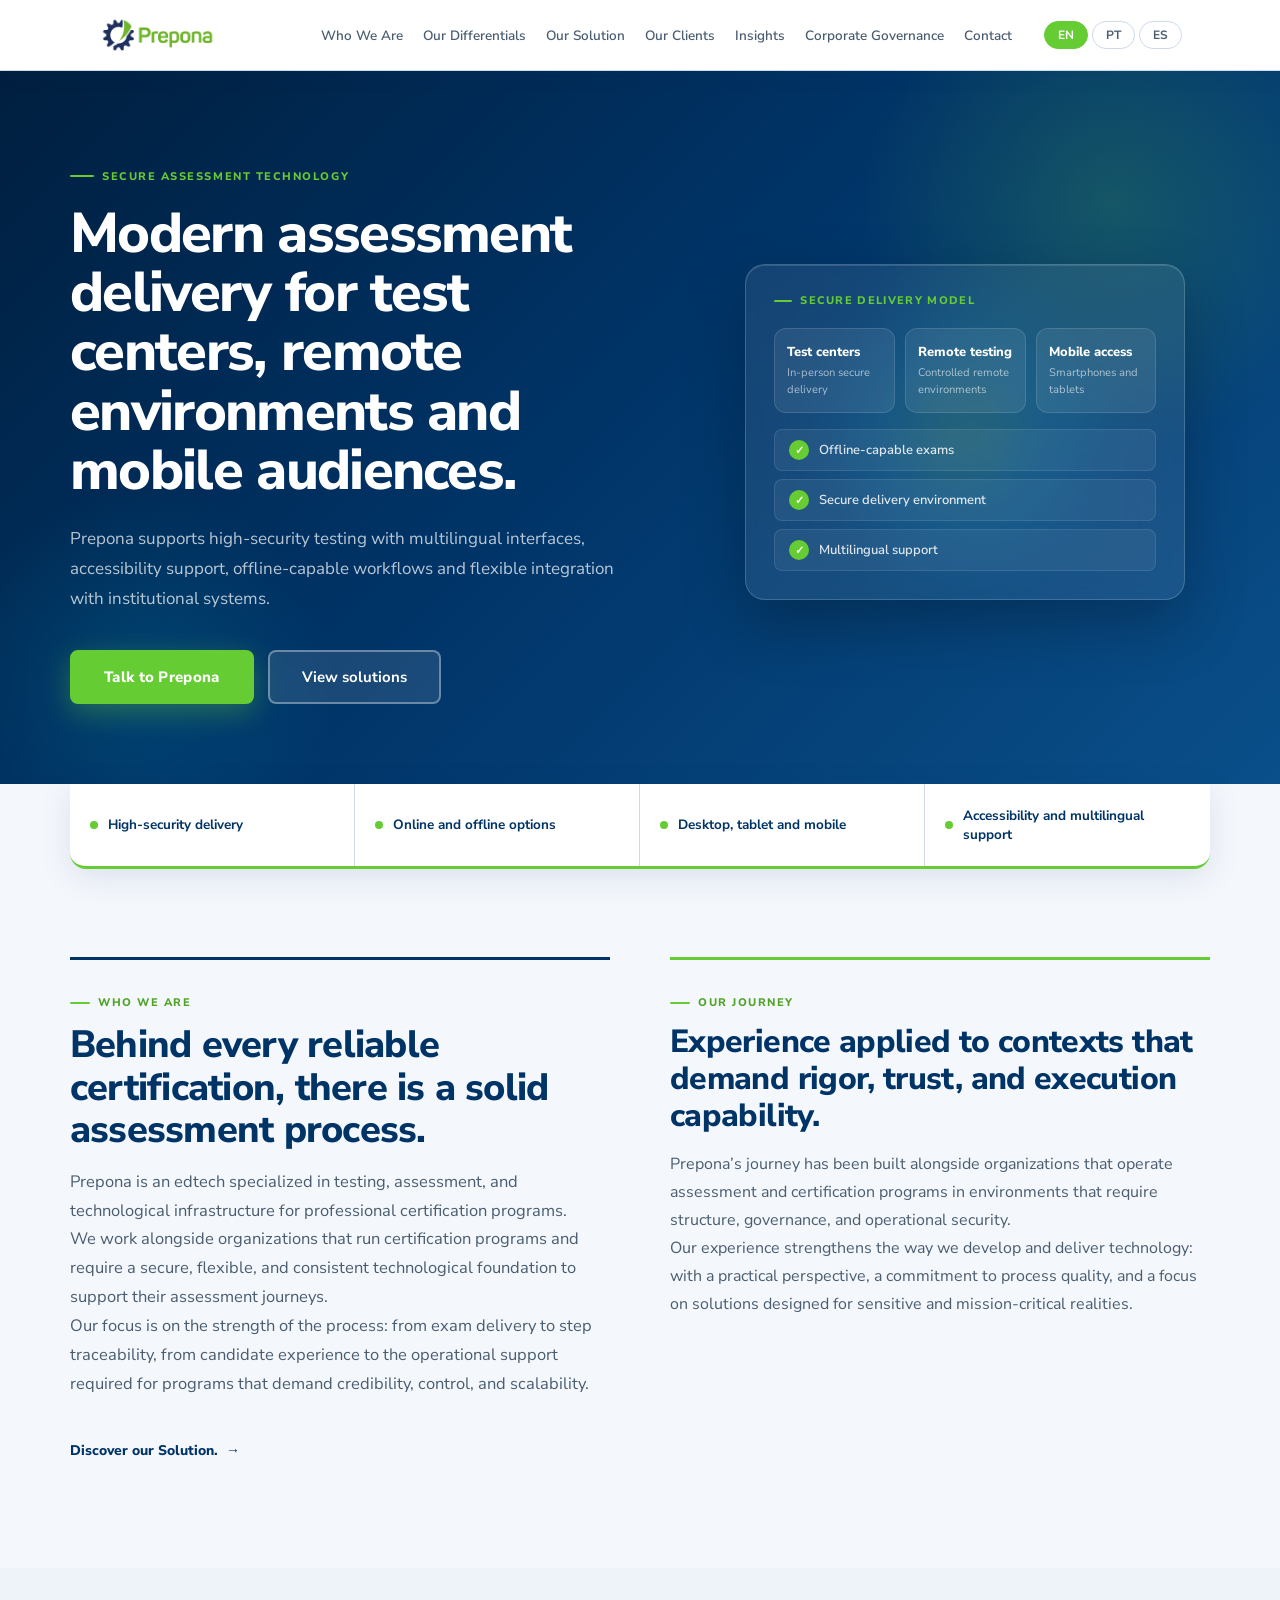
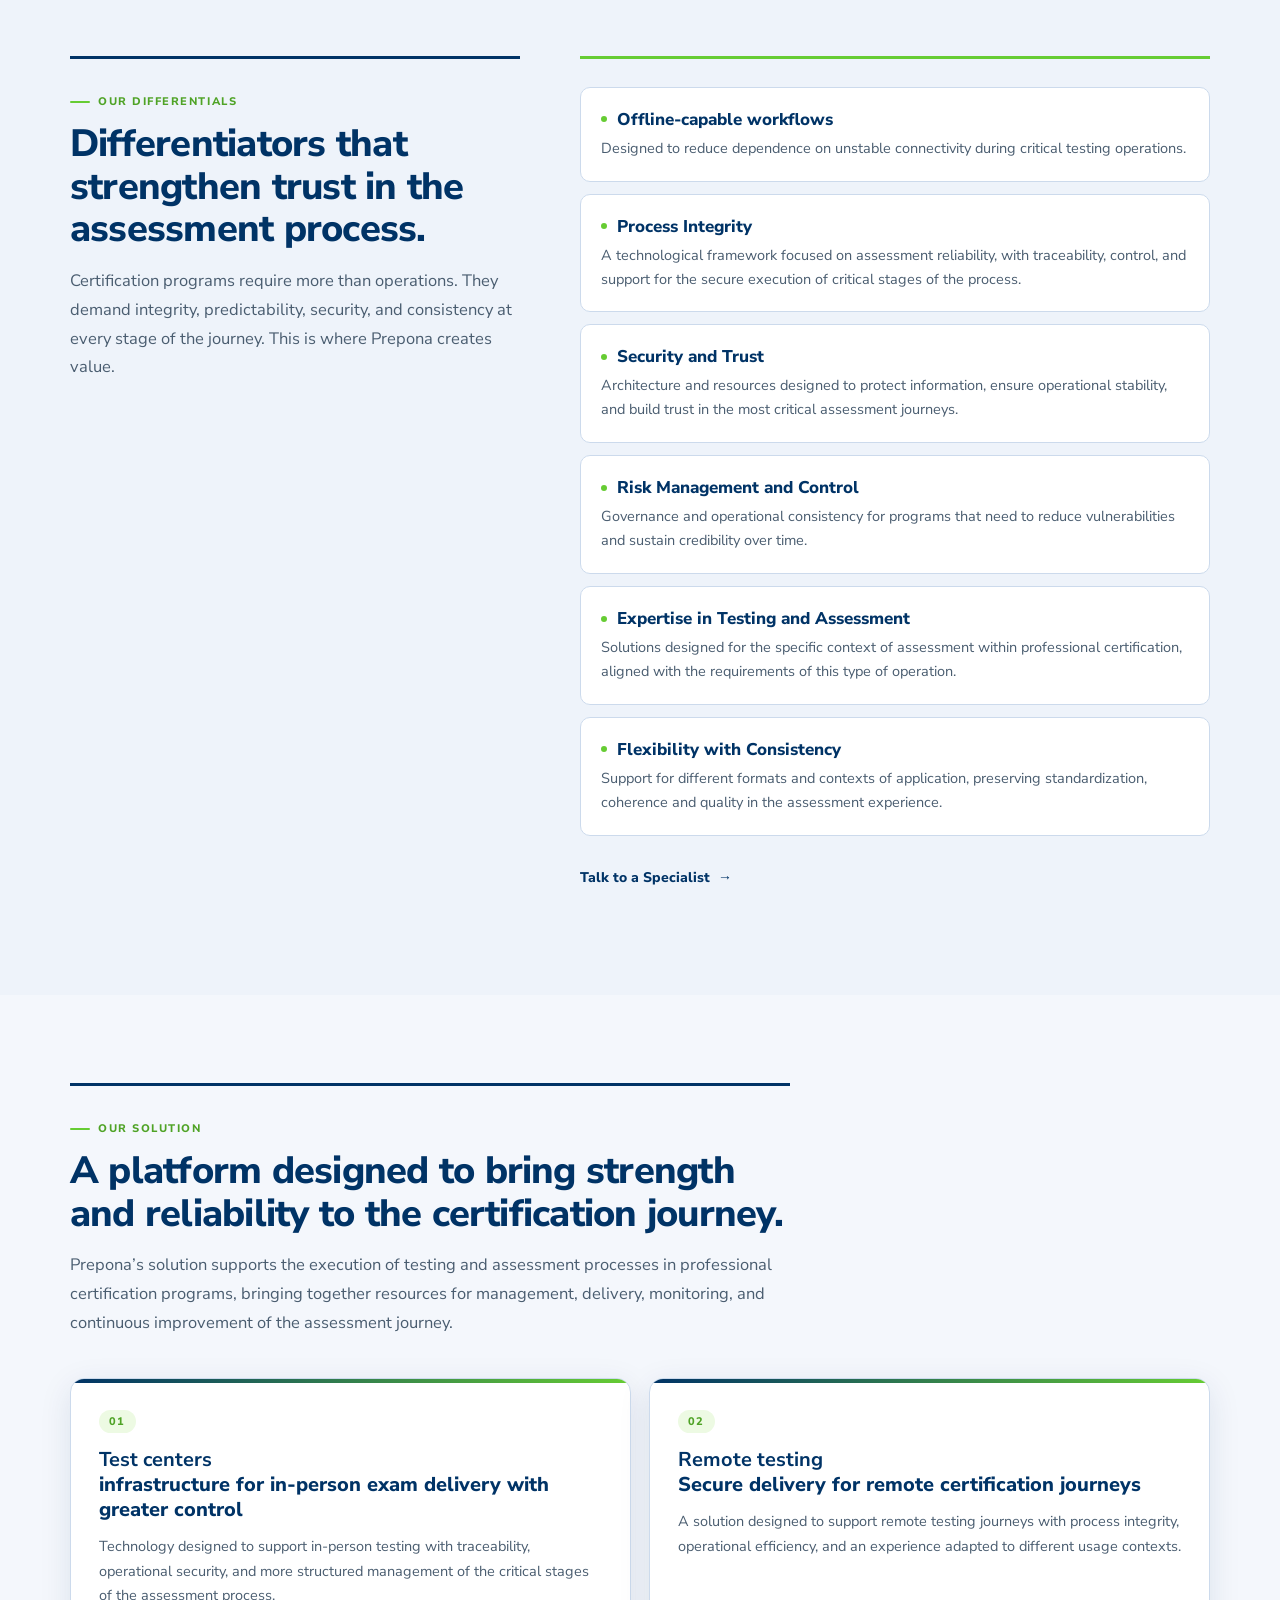
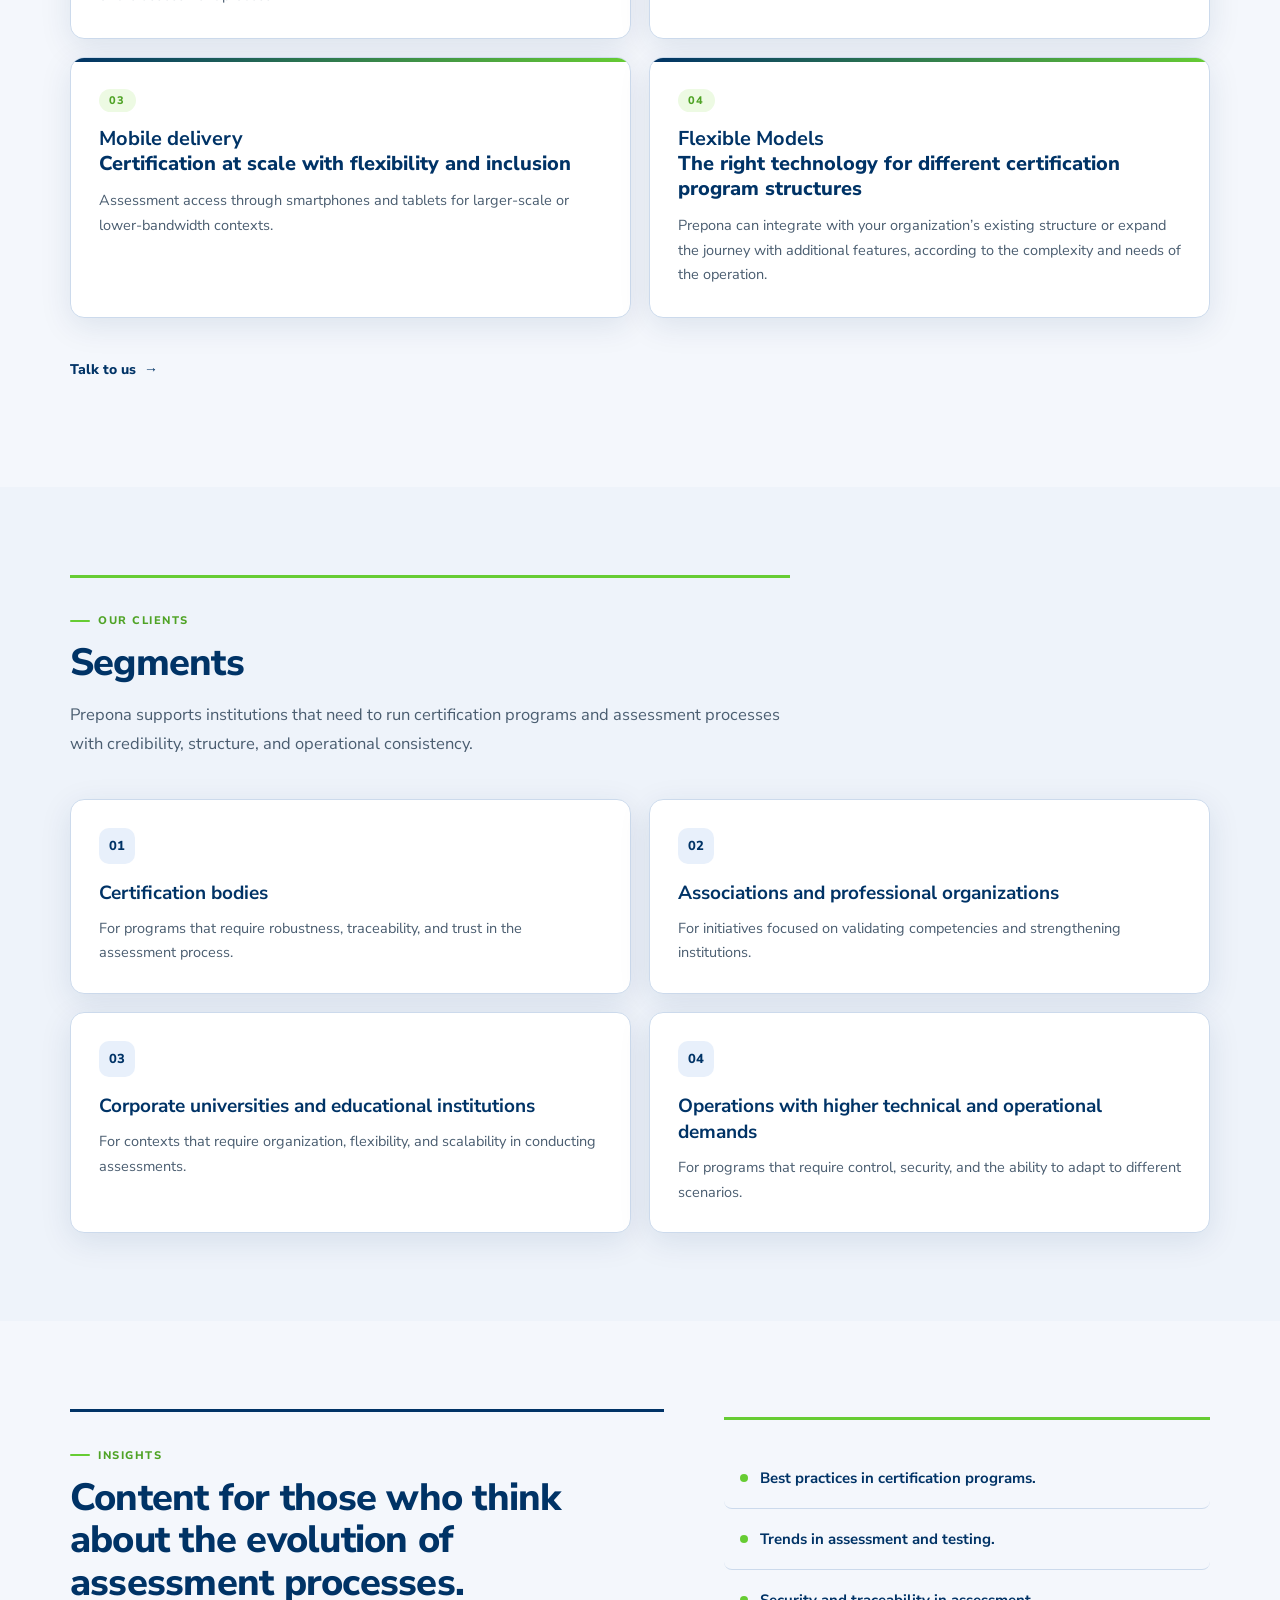
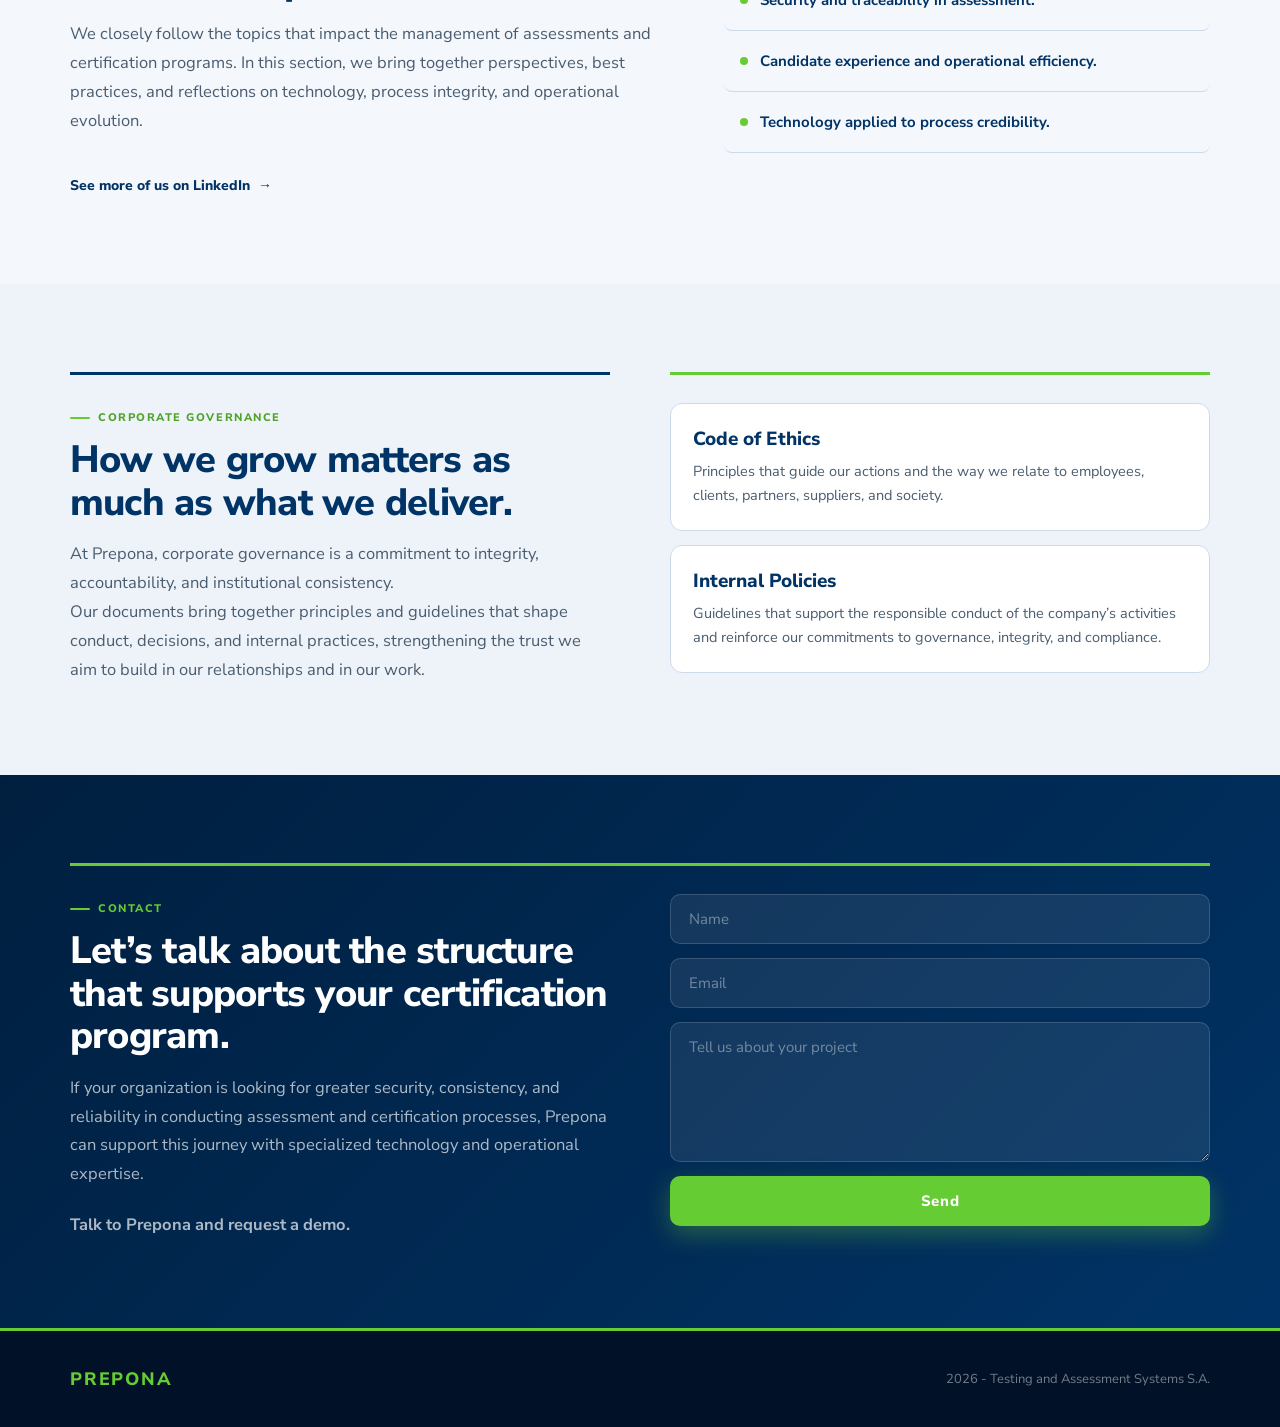
<file: index.html>
<!DOCTYPE html>
<html lang="en">
<head>
  <!-- META -->
  <meta charset="UTF-8" />
  <meta name="viewport" content="width=device-width, initial-scale=1.0" />
  <title>Prepona | Secure Assessment Delivery</title>
  <meta name="description" content="Prepona delivers secure digital assessments for test centers, remote operations and mobile devices." />

  <!-- CSS -->
  <link rel="stylesheet" href="./css/styles.css" />

  <!-- LOCALES -->
  <script src="./locales/en/translations.js" defer></script>
  <script src="./locales/pt/translations.js" defer></script>
  <script src="./locales/es/translations.js" defer></script>

  <!-- JS -->
  <script src="./js/main.js" defer></script>
</head>
<body>
  <!-- HEADER -->
  <header class="siteHeader">
    <div class="siteHeaderInner">
      <a href="#home" class="siteHeaderBrand">
        <img src="img\prepona_logo.png" alt="Prepona Logo" class="siteHeaderBrandLogo" />
      </a>

      <button class="siteHeaderToggle" id="siteHeaderToggle" aria-expanded="false" aria-controls="siteHeaderPanel">
        <span data-i18n="menu">Menu</span>
      </button>

      <div class="siteHeaderPanel" id="siteHeaderPanel">
        <nav class="siteHeaderNav">
          <a href="#about" data-i18n="navAbout">Who We Are</a>
          <a href="#capabilities" data-i18n="navCapabilities">Our Differentials</a>
          <a href="#solutions" data-i18n="navSolutions">Our Solution</a>
          <a href="#our-clients" data-i18n="navClients">Our Clients</a>
          <a href="#insights" data-i18n="navInsights">Insights</a>
          <a href="#corporate-governance" data-i18n="navCorporateGovernance">Corporate Governance</a>
          <a href="#contact" data-i18n="navContact">Contact</a>
        </nav>

        <div class="siteHeaderLanguages">
          <button class="siteHeaderLanguageButton isActive" data-lang="en">EN</button>
          <button class="siteHeaderLanguageButton" data-lang="pt">PT</button>
          <button class="siteHeaderLanguageButton" data-lang="es">ES</button>
        </div>
      </div>
    </div>
  </header>

  <main>
    <!-- HERO -->
    <section class="heroSection" id="home">
      <div class="heroSectionInner">
        <div class="heroSectionContent revealBlock">
          <span class="heroSectionEyebrow" data-i18n="heroEyebrow">Secure assessment technology</span>
          <h1 class="heroSectionTitle" data-i18n="heroTitle">Modern assessment delivery for test centers, remote environments and mobile audiences.</h1>
          <p class="heroSectionText" data-i18n="heroText"><span class="preponaHeroSectionText">Prepona</span> supports high-security testing with multilingual interfaces, accessibility support, offline-capable workflows and flexible integration with institutional systems.</p>
          <div class="heroSectionActions">
            <a href="#contact" class="heroSectionPrimaryButton" data-i18n="heroPrimaryCta">Talk to Prepona</a>
            <a href="#solutions" class="heroSectionSecondaryButton" data-i18n="heroSecondaryCta">View solutions</a>
          </div>
        </div>

        <div class="heroSectionPanel revealBlock">
          <div class="heroSectionPanelGlow"></div>
          <div class="heroSectionPanelCard">
            <div class="heroSectionPanelLabel" data-i18n="heroPanelLabel">Secure delivery model</div>

            <!-- HERO FEATURE GRID -->
            <div class="heroSectionPanelFeatureGrid">
              <div class="heroSectionPanelFeatureCard">
                <div class="heroSectionPanelFeatureTitle" data-i18n="heroFeature1Title">Test centers</div>
                <div class="heroSectionPanelFeatureText" data-i18n="heroFeature1Text">In-person secure delivery</div>
              </div>

              <div class="heroSectionPanelFeatureCard">
                <div class="heroSectionPanelFeatureTitle" data-i18n="heroFeature2Title">Remote testing</div>
                <div class="heroSectionPanelFeatureText" data-i18n="heroFeature2Text">Controlled remote environments</div>
              </div>

              <div class="heroSectionPanelFeatureCard">
                <div class="heroSectionPanelFeatureTitle" data-i18n="heroFeature3Title">Mobile access</div>
                <div class="heroSectionPanelFeatureText" data-i18n="heroFeature3Text">Smartphones and tablets</div>
              </div>
            </div>

            <!-- HERO SUPPORT LIST -->
            <div class="heroSectionPanelSupportList">
              <div class="heroSectionPanelSupportItem" data-i18n="heroSupport1">Offline-capable exams</div>
              <div class="heroSectionPanelSupportItem" data-i18n="heroSupport2">Secure delivery environment</div>
              <div class="heroSectionPanelSupportItem" data-i18n="heroSupport3">Multilingual support</div>
            </div>
          </div>
        </div>
      </div>
    </section>

    <!-- VALUE BAR -->
    <section class="valueBarSection revealBlock">
      <div class="valueBarInner">
        <div class="valueBarItem" data-i18n="value1">High-security delivery</div>
        <div class="valueBarItem" data-i18n="value2">Online and offline options</div>
        <div class="valueBarItem" data-i18n="value3">Desktop, tablet and mobile</div>
        <div class="valueBarItem" data-i18n="value4">Accessibility and multilingual support</div>
      </div>
    </section>

     <!-- ABOUT -->
    <section class="aboutSection" id="about">
      <div class="aboutSectionInner">
        <div class="aboutSectionContent revealBlock">
          <span class="aboutSectionEyebrow" data-i18n="aboutEyebrow">Who We Are</span>
          <h2 class="aboutSectionTitle" data-i18n="aboutTitle">Behind every reliable certification, there is a solid assessment process.</h2>
          <p class="aboutSectionText" data-i18n="aboutText">Prepona is an edtech specialized in testing, assessment, and technological infrastructure for professional certification programs.
          <br />We work alongside organizations that run certification programs and require a secure, flexible, and consistent technological foundation to support their assessment journeys.
          <br />Our focus is on the strength of the process: from exam delivery to step traceability, from candidate experience to the operational support required for programs that demand credibility, control, and scalability.</p>
          <br />
          <a href="#solutions" class="aboutSectionFooter" data-i18n="aboutFooter">Discover our solutions</a>
          <!-- <h4 class="aboutSectionFooter" data-i18n="aboutFooter">Discover our Solution.</h4> -->
        </div>
        <div class="ourJourneySectionContent revealBlock">
          <span class="ourJourneySectionEyebrow" data-i18n="ourJourneyEyebrow">Our Journey</span>
          <h2 class="ourJourneySectionTitle" data-i18n="ourJourneyTitle">Experience applied to contexts that demand rigor, trust, and execution capability.</h2>
          <p class="ourJourneySectionText" data-i18n="ourJourneyText">Prepona’s journey has been built alongside organizations that operate assessment and certification programs in environments that require structure, governance, and operational security.<br />Our experience strengthens the way we develop and deliver technology: with a practical perspective, a commitment to process quality, and a focus on solutions designed for sensitive and mission-critical realities.</p>
          <br />
         
        </div>

      </div>
    </section>

    <!-- Our Differentials -->
    <section class="capabilitiesSection" id="capabilities">
      <div class="capabilitiesSectionInner">
        <div class="capabilitiesSectionColumn revealBlock">
          <span class="capabilitiesSectionEyebrow" data-i18n="capabilitiesEyebrow">Our Differentials</span>
          <h2 class="capabilitiesSectionTitle" data-i18n="capabilitiesTitle">Differentials that strengthen trust in the assessment process.</h2>
          <p class="capabilitiesSectionText" data-i18n="capabilitiesText">Certification programs require more than operations. They demand integrity, predictability, security, and consistency at every stage of the journey. This is where Prepona creates value.</p>
        </div>

        <div class="capabilitiesSectionColumn">
          
          <div class="capabilitiesSectionItem revealBlock">
            <h3 class="capabilitiesSectionItemTitle" data-i18n="capability1Title">Offline-capable workflows</h3>
            <p class="capabilitiesSectionItemText" data-i18n="capability1Text">Designed to reduce dependence on unstable connectivity during critical testing operations.</p>
          </div>

          <div class="capabilitiesSectionItem revealBlock">
            <h3 class="capabilitiesSectionItemTitle" data-i18n="capability2Title">Process Integrity</h3>
            <p class="capabilitiesSectionItemText" data-i18n="capability2Text">A technological framework focused on assessment reliability, with traceability, control, and support for the secure execution of critical stages of the process.</p>
          </div>

          <div class="capabilitiesSectionItem revealBlock">
            <h3 class="capabilitiesSectionItemTitle" data-i18n="capability3Title">Security and Trust</h3>
            <p class="capabilitiesSectionItemText" data-i18n="capability3Text">Architecture and resources designed to protect information, ensure operational stability, and build trust in the most critical assessment journeys.</p>
          </div>
          <div class="capabilitiesSectionItem revealBlock">
            <h3 class="capabilitiesSectionItemTitle" data-i18n="capability4Title">Risk Management and Control</h3>
            <p class="capabilitiesSectionItemText" data-i18n="capability4Text">Governance and operational consistency for programs that need to reduce vulnerabilities and sustain credibility over time.</p>
          </div>
          <div class="capabilitiesSectionItem revealBlock">
            <h3 class="capabilitiesSectionItemTitle" data-i18n="capability5Title">Expertise in Testing and Assessment</h3>
            <p class="capabilitiesSectionItemText" data-i18n="capability5Text">Solutions designed for the specific context of assessment within professional certification, aligned with the requirements of this type of operation.</p>
          </div>
          <div class="capabilitiesSectionItem revealBlock">
            <h3 class="capabilitiesSectionItemTitle" data-i18n="capability6Title">Flexibility with Consistency</h3>
            <p class="capabilitiesSectionItemText" data-i18n="capability6Text">Support for different formats and application contexts, while preserving standardization, coherence, and quality in the assessment experience.</p>
          </div>
          <a href="#contact" class="capabilitiesSectionFooter" data-i18n="capabilitiesFooter">Talk to a Specialist</a>
          <!-- <h4 href="#contact" class="capabilitiesSectionFooter" data-i18n="capabilitiesFooter">Talk to a Specialist </h4> -->
        </div>
      </div>
      
      </div>
    
    </section>

    <!-- SOLUTIONS -->
    <section class="solutionsSection" id="solutions">
      <div class="solutionsSectionInner">
        <div class="solutionsSectionHeader revealBlock">
          <span class="solutionsSectionEyebrow" data-i18n="solutionsEyebrow">Our Solution</span>
          <h2 class="solutionsSectionTitle" data-i18n="solutionsTitle">A platform designed to bring strength and reliability to the certification journey.</h2>
          <p class="solutionsSectionText" data-i18n="solutionsText">Prepona’s solution supports the execution of testing and assessment processes in professional certification programs, bringing together resources for management, delivery, monitoring, and continuous improvement of the assessment journey.</p>
        </div>

        <div class="solutionsGrid">
          <article class="solutionsGridCard revealBlock">
            <span class="solutionsGridCardIndex">01</span>
            <h3 class="solutionsGridCardTitle" data-i18n="solution1Title"><b>Test centers</b><br /> Technological infrastructure for in-person exam delivery with greater contro</h3>
            <p class="solutionsGridCardText" data-i18n="solution1Text">Technology designed to support in-person testing with traceability, operational security, and more structured management of the critical stages of the assessment process.</p>
          </article>

          <article class="solutionsGridCard revealBlock">
            <span class="solutionsGridCardIndex">02</span>
            <h3 class="solutionsGridCardTitle" data-i18n="solution2Title"><b>Remote testing</b><br />Secure delivery for remote certification journeys</h3>
            <p class="solutionsGridCardText" data-i18n="solution2Text">A solution designed to support remote testing journeys with process integrity, operational efficiency, and an experience adapted to different usage contexts.</p>
          </article>

          <article class="solutionsGridCard revealBlock">
            <span class="solutionsGridCardIndex">03</span>
            <h3 class="solutionsGridCardTitle" data-i18n="solution3Title"><b>Mobile delivery</b> <br /> Certification at scale with flexibility and inclusion</h3>
            <p class="solutionsGridCardText" data-i18n="solution3Text">A solution designed for smartphones and tablets, expanding the reach of certification with flexibility, efficiency, and adaptability to environments with varying connectivity conditions.</p>
          </article>

          <article class="solutionsGridCard revealBlock">
            <span class="solutionsGridCardIndex">04</span>
            <h3 class="solutionsGridCardTitle" data-i18n="solution4Title"><b>Flexible Models</b><br />The right technology for different certification program structures</h3>
            <p class="solutionsGridCardText" data-i18n="solution4Text">The right technology for different certification program structures.</p>
          </article>
        </div>
        <br />
        <a href="#contact" class="solutionsSectionFooter" data-i18n="solutionsFooter">Talk to us</a>
      </div>
      

    </section>

    
    <!-- OUR CLIENTS -->
    <section class="ourClientsSection" id="our-clients">
      <div class="ourClientsSectionInner">
        <div class="ourClientsSectionHeader revealBlock">
          <span class="ourClientsSectionEyebrow" data-i18n="ourClientsEyebrow">Our Clients</span>
          <h2 class="ourClientsSectionTitle" data-i18n="ourClientsTitle">Segments.</h2>
          <p class="ourClientsSectionText" data-i18n="ourClientsText">Prepona supports institutions that need to run certification programs and assessment processes with credibility, structure, and operational consistency.</p>
        </div>

        <div class="ourClientsGrid">
          <article class="ourClientsGridCard revealBlock">
            <span class="ourClientsGridCardIndex">01</span>
            <h3 class="ourClientsGridCardTitle" data-i18n="ourClients1Title"><b>Certification bodies</b></h3>
            <p class="ourClientsGridCardText" data-i18n="ourClients1Text">For programs that require robustness, traceability, and trust in the assessment process.</p>
          </article>

          <article class="ourClientsGridCard revealBlock">
            <span class="ourClientsGridCardIndex">02</span>
            <h3 class="ourClientsGridCardTitle" data-i18n="ourClients2Title"><b>Associations and professional organizations</b></h3>
            <p class="ourClientsGridCardText" data-i18n="ourClients2Text">For initiatives focused on validating competencies and strengthening institutions.</p>
          </article>

          <article class="ourClientsGridCard revealBlock">
            <span class="ourClientsGridCardIndex">03</span>
            <h3 class="ourClientsGridCardTitle" data-i18n="ourClients3Title"><b>Corporate universities and educational institutions</b></h3>
            <p class="ourClientsGridCardText" data-i18n="ourClients3Text">For contexts that require organization, flexibility, and scalability in conducting assessments.</p>
          </article>

          <article class="ourClientsGridCard revealBlock">
            <span class="ourClientsGridCardIndex">04</span>
            <h3 class="ourClientsGridCardTitle" data-i18n="ourClients4Title"><b>Operations with higher technical and operational demands</b></h3>
            <p class="ourClientsGridCardText" data-i18n="ourClients4Text">For programs that require control, security, and the ability to adapt to different scenarios.</p>
          </article>
        </div>
      </div>
    </section>

    
    <!-- PLATFORM 
    <section class="platformSection" id="platform">
      <div class="platformSectionInner">
        <div class="platformSectionContent revealBlock">
          <span class="platformSectionEyebrow" data-i18n="platformEyebrow">Platform</span>
          <h2 class="platformSectionTitle" data-i18n="platformTitle">Flexible enough to work with your existing operation.</h2>
          <p class="platformSectionText" data-i18n="platformText">The current Prepona site already indicates that institutions may use Prepona systems end to end or combine them with their own item banks, scheduling, registration, reporting and LMS environments.</p>
        </div>

        <div class="platformSectionList">
          <div class="platformSectionListItem revealBlock" data-i18n="platformItem1">Use Prepona’s secure delivery model for centers and remote environments.</div>
          <div class="platformSectionListItem revealBlock" data-i18n="platformItem2">Integrate with your own surrounding systems when needed.</div>
          <div class="platformSectionListItem revealBlock" data-i18n="platformItem3">Support multilingual interfaces and broader accessibility needs.</div>
          <div class="platformSectionListItem revealBlock" data-i18n="platformItem4">Keep the structure simple while communicating more institutional weight.</div>
        </div>
      </div>
    </section>

    -->   

    <!-- INSIGHTS -->
    <section class="insightSection" id="insights">
      <div class="insightSectionInner">
        <div class="insightSectionContent revealBlock">
          <span class="insightSectionEyebrow" data-i18n="insightEyebrow">Insights</span>
          <h2 class="insightSectionTitle" data-i18n="insightTitle">Content for those who think about the evolution of assessment processes.</h2>
          <p class="insightSectionText" data-i18n="insightText">We closely follow the topics that impact the management of assessments and certification programs. In this section, we bring together perspectives, best practices, and reflections on technology, process integrity, and operational evolution.</p>
        <br>
        <a href="https://www.linkedin.com/company/prepona-s.a./posts/?feedView=all" target="_blank" class="insightSectionLink" data-i18n="insightLink">See more of us on LinkedIn</a>
        </div>

        <div class="insightSectionList">
          <div class="insightSectionListItem revealBlock" data-i18n="insightItem1">Best practices in certification programs.</div>
          <div class="insightSectionListItem revealBlock" data-i18n="insightItem2">Trends in assessment and testing.</div>
          <div class="insightSectionListItem revealBlock" data-i18n="insightItem3">Security and traceability in assessment.</div>
          <div class="insightSectionListItem revealBlock" data-i18n="insightItem4">Candidate experience and operational efficiency.</div>
          <div class="insightSectionListItem revealBlock" data-i18n="insightItem5">Technology applied to process credibility.</div>
        </div>
      </div>
     </section>
      </div>
    </section>

    <!-- CORPORATE GOVERNANCE -->
    <section class="corporateGovernanceSection" id="corporate-governance">
      <div class="corporateGovernanceSectionInner">
        <div class="corporateGovernanceSectionColumn revealBlock">
          <span class="corporateGovernanceSectionEyebrow" data-i18n="corporateGovernanceEyebrow">Corporate Governance</span>
          <h2 class="corporateGovernanceSectionTitle" data-i18n="corporateGovernanceTitle">How we grow matters as much as what we deliver.</h2>
          <p class="corporateGovernanceSectionText" data-i18n="corporateGovernanceText">At Prepona, corporate governance is a commitment to integrity, accountability, and institutional consistency. <br> Our documents bring together principles and guidelines that shape conduct, decisions, and internal practices, strengthening the trust we aim to build in our relationships and in our work.</p>
        </div>

        <div class="corporateGovernanceSectionColumn">
          
          <div class="corporateGovernanceSectionItem revealBlock">
            <h3 class="corporateGovernanceSectionItemTitle" data-i18n="corporateGovernanceItem1Title">Code of Ethics</h3>
            <p class="corporateGovernanceSectionItemText" data-i18n="corporateGovernanceItem1Text">Principles that guide our actions and the way we relate to employees, clients, partners, suppliers, and society.</p>
          </div>

          <div class="corporateGovernanceSectionItem revealBlock">
            <h3 class="corporateGovernanceSectionItemTitle" data-i18n="corporateGovernanceItem2Title">Internal Policies</h3>
            <p class="corporateGovernanceSectionItemText" data-i18n="corporateGovernanceItem2Text">Guidelines that support the responsible conduct of the company’s activities and reinforce our commitments to governance, integrity, and compliance.</p>
          </div>

        </div>
      </div>
      
      </div>
    </section>

    <!-- CONTACT -->
    <section class="contactSection" id="contact">
      <div class="contactSectionInner">
        <div class="contactSectionContent revealBlock">
          <span class="contactSectionEyebrow" data-i18n="contactEyebrow">Contact</span>
          <h2 class="contactSectionTitle" data-i18n="contactTitle">Let’s talk about the structure that supports your certification program.</h2>
          <p class="contactSectionText" data-i18n="contactText">If your organization is looking for greater security, consistency, and reliability in conducting assessment and certification processes, Prepona can support this journey with specialized technology and operational expertise..</p>
          <br />
          <h6 class="contactSectionText" data-i18n="talkText">Talk to Prepona and request a demo.</h6>
        </div>

        <form class="contactSectionForm revealBlock" id="contactForm">
          <input class="contactSectionFormName" type="text" data-placeholder="formName" placeholder="Name" />
          <input class="contactSectionFormEmail" type="email" data-placeholder="formEmail" placeholder="Email" />
          <textarea class="contactSectionFormMessage" data-placeholder="formMessage" placeholder="Tell us about your project"></textarea>
          <button class="contactSectionFormButton" type="submit" data-i18n="formSubmit">Send</button>
        </form>
      </div>
    </section>
  </main>

  <!-- FOOTER -->
  <footer class="siteFooter">
    <div class="siteFooterInner">
      <div class="siteFooterBrand">PREPONA</div>
      <div class="siteFooterText" data-i18n="footerText">2026 - Testing and Assessment Systems S.A.</div>
    </div>
  </footer>
</body>
</html>
</file>
<file: css/styles.css>
@import url('https://fonts.googleapis.com/css2?family=Nunito+Sans:wght@300;400;600;700;800&display=swap');

*, *::before, *::after { box-sizing: border-box; }

html { scroll-behavior: smooth; }

body {
  margin: 0;
  background: #f4f7fc;
  color: #0d1b2a;
  font-family: 'Nunito Sans', Arial, sans-serif;
  font-weight: 400;
  overflow-x: hidden;
}

/* ══════════════════════════════════════════
   HEADER
══════════════════════════════════════════ */
.siteHeader {
  background: rgba(255,255,255,0.96);
  backdrop-filter: blur(16px);
  position: sticky; top: 0; z-index: 100;
  border-bottom: 1px solid #ccdaec;
  box-shadow: 0 2px 24px rgba(0,51,102,0.07);
}

.siteHeaderInner {
  max-width: 1140px; margin: 0 auto;
  padding: 0 28px; height: 70px;
  display: flex; align-items: center; justify-content: space-between;
}

.siteHeaderBrand { display: inline-flex; align-items: center; text-decoration: none; overflow: visible; }
.siteHeaderBrandLogo { height: 36px; width: auto; display: block; }
.siteHeaderBrandMark { width: 38px; height: 38px; border-radius: 10px; display: inline-flex; align-items: center; justify-content: center; font-size: 16px; font-weight: 800; background: #003366; color: #ffffff; }
.siteHeaderBrand { display: inline-flex; align-items: center; text-decoration: none; overflow: visible; flex-shrink: 0; min-width: 160px; }


.siteHeaderToggle { display: none; border: 1.5px solid #003366; border-radius: 8px; background: #ffffff; color: #003366; padding: 9px 12px; font-family: inherit; cursor: pointer; }

.siteHeaderPanel { display: flex; align-items: center; gap: 24px; }
.siteHeaderNav { display: flex; gap: 4px; flex-wrap: nowrap; }

.siteHeaderNav a { text-decoration: none; color: #4a5d70; font-size: 13.5px; font-weight: 600; padding: 6px 8px; border-radius: 6px; transition: color 0.2s, background 0.2s; white-space: nowrap; }
.siteHeaderNav a:hover { color: #003366; background: #e8f0fb; }

.siteHeaderLanguages { display: flex; gap: 4px; }
.siteHeaderLanguageButton {
  border: 1.5px solid #ccdaec; border-radius: 999px;
  background: transparent; color: #4a5d70;
  padding: 5px 13px; font-size: 12px; font-weight: 700;
  font-family: inherit; cursor: pointer; transition: all 0.2s;
}
.siteHeaderLanguageButton:hover { border-color: #003366; color: #003366; background: #e8f0fb; }
.siteHeaderLanguageButton.isActive { border-color: #66cc33; background: #66cc33; color: #ffffff; }

/* ══════════════════════════════════════════
   HERO
══════════════════════════════════════════ */
.heroSection {
  padding: 90px 28px 80px;
  background:
    linear-gradient(135deg, #001f3f 0%, #003366 45%, #0a4f8a 100%);
  position: relative; overflow: hidden;
}

/* animated background blobs */
.heroSection::before {
  content: '';
  position: absolute; top: -120px; right: -80px;
  width: 500px; height: 500px; border-radius: 50%;
  background: radial-gradient(circle, rgba(102,204,51,0.18), transparent 70%);
  animation: heroFloat 8s ease-in-out infinite;
  pointer-events: none;
}

.heroSection::after {
  content: '';
  position: absolute; bottom: -100px; left: -60px;
  width: 400px; height: 400px; border-radius: 50%;
  background: radial-gradient(circle, rgba(0,180,216,0.15), transparent 70%);
  animation: heroFloat 10s ease-in-out infinite reverse;
  pointer-events: none;
}

.heroSectionInner {
  max-width: 1140px; margin: 0 auto;
  display: grid; grid-template-columns: 1.1fr 0.9fr;
  gap: 52px; align-items: center; position: relative; z-index: 1;
}

.heroSectionEyebrow {
  display: inline-flex; align-items: center; gap: 8px;
  font-size: 11px; letter-spacing: 0.14em; text-transform: uppercase;
  color: #66cc33; font-weight: 800; margin-bottom: 20px;
}
.heroSectionEyebrow::before {
  content: ''; display: inline-block;
  width: 24px; height: 2px; background: #66cc33; border-radius: 2px;
}

.heroSectionTitle {
  margin: 0 0 24px; font-size: 56px; line-height: 1.06;
  font-weight: 800; letter-spacing: -0.03em; color: #ffffff;
}

.heroSectionTitle em { font-style: normal; color: #66cc33; }

.heroSectionText {
  margin: 0 0 36px; font-size: 17px; line-height: 1.75;
  color: rgba(255,255,255,0.72); max-width: 560px;
}

span.preponaHeroSectionText { font-weight: 800; color: #66cc33 !important; }

.heroSectionActions { display: flex; gap: 14px; flex-wrap: wrap; }

.heroSectionPrimaryButton {
  background: #66cc33; color: #ffffff;
  text-decoration: none; padding: 15px 32px;
  border: 2px solid #66cc33; border-radius: 8px;
  font-family: inherit; font-size: 15px; font-weight: 800;
  box-shadow: 0 8px 28px rgba(102,204,51,0.35);
  transition: all 0.25s; letter-spacing: 0.02em;
}
.heroSectionPrimaryButton:hover {
  background: #4fa326; border-color: #4fa326;
  transform: translateY(-3px); box-shadow: 0 14px 36px rgba(102,204,51,0.45);
}

.heroSectionSecondaryButton {
  background: rgba(255,255,255,0.10); color: #ffffff;
  text-decoration: none; padding: 15px 32px;
  border: 2px solid rgba(255,255,255,0.35); border-radius: 8px;
  font-family: inherit; font-size: 15px; font-weight: 700;
  transition: all 0.25s; backdrop-filter: blur(4px);
}
.heroSectionSecondaryButton:hover {
  background: rgba(255,255,255,0.20); border-color: rgba(255,255,255,0.60);
  transform: translateY(-3px);
}

/* Hero Panel */
.heroSectionPanel { position: relative; display: flex; align-items: center; justify-content: center; }

.heroSectionPanelGlow {
  position: absolute; width: 340px; height: 340px; border-radius: 50%;
  background: radial-gradient(circle, rgba(102,204,51,0.20), rgba(0,180,216,0.12), transparent 70%);
  filter: blur(16px); animation: heroFloat 7s ease-in-out infinite;
}

.heroSectionPanelCard {
  position: relative; width: 100%; max-width: 440px;
  padding: 28px; border-radius: 20px;
  background: rgba(255,255,255,0.08);
  border: 1px solid rgba(255,255,255,0.18);
  backdrop-filter: blur(20px);
  box-shadow: 0 24px 60px rgba(0,0,0,0.25), inset 0 1px 0 rgba(255,255,255,0.12);
}

.heroSectionPanelLabel {
  font-size: 11px; letter-spacing: 0.12em; text-transform: uppercase;
  color: #66cc33; font-weight: 800; margin-bottom: 20px;
  display: flex; align-items: center; gap: 8px;
}
.heroSectionPanelLabel::before { content: ''; width: 18px; height: 2px; background: #66cc33; border-radius: 2px; }

.heroSectionPanelFeatureGrid { display: grid; grid-template-columns: repeat(3,1fr); gap: 10px; margin-bottom: 16px; }

.heroSectionPanelFeatureCard {
  padding: 14px 12px; border-radius: 12px;
  background: rgba(255,255,255,0.08);
  border: 1px solid rgba(255,255,255,0.12);
  transition: background 0.2s;
}
.heroSectionPanelFeatureCard:hover { background: rgba(102,204,51,0.12); }

.heroSectionPanelFeatureTitle { font-size: 13px; color: #ffffff; font-weight: 800; margin-bottom: 4px; }
.heroSectionPanelFeatureText { font-size: 11px; line-height: 1.5; color: rgba(255,255,255,0.60); }

.heroSectionPanelSupportList { display: grid; gap: 8px; }

.heroSectionPanelSupportItem {
  padding: 10px 14px; border-radius: 8px;
  background: rgba(255,255,255,0.06);
  color: rgba(255,255,255,0.85); font-size: 13px; font-weight: 600;
  border: 1px solid rgba(255,255,255,0.10);
  display: flex; align-items: center; gap: 10px;
  transition: background 0.2s;
}
.heroSectionPanelSupportItem::before {
  content: '✓'; width: 20px; height: 20px; border-radius: 50%;
  background: #66cc33; color: #ffffff;
  font-size: 11px; font-weight: 800; display: flex; align-items: center; justify-content: center;
  flex-shrink: 0;
}
.heroSectionPanelSupportItem:hover { background: rgba(102,204,51,0.10); }

/* ══════════════════════════════════════════
   VALUE BAR
══════════════════════════════════════════ */
.valueBarSection { padding: 0 28px; }

.valueBarInner {
  max-width: 1140px; margin: 0 auto;
  display: grid; grid-template-columns: repeat(4,1fr);
  background: #ffffff;
  border-radius: 0 0 16px 16px;
  box-shadow: 0 8px 32px rgba(0,51,102,0.10);
  overflow: hidden;
  border-bottom: 3px solid #66cc33;
}

.valueBarItem {
  padding: 22px 20px;
  font-size: 13.5px; font-weight: 700; color: #003366;
  border-right: 1px solid #ccdaec;
  position: relative; cursor: default;
  transition: background 0.2s;
  display: flex; align-items: center; gap: 10px;
}
.valueBarItem::before {
  content: ''; width: 8px; height: 8px; border-radius: 50%;
  background: #66cc33; flex-shrink: 0;
}
.valueBarItem:last-child { border-right: none; }
.valueBarItem:hover { background: #e8f0fb; }

/* ══════════════════════════════════════════
   SECTION BASE
══════════════════════════════════════════ */
.aboutSection,
.capabilitiesSection,
.solutionsSection,
.ourClientsSection,
.insightSection,
.corporateGovernanceSection,
.contactSection { padding: 88px 28px; }

/* Alternating bg */
.capabilitiesSection,
.ourClientsSection,
.corporateGovernanceSection { background: #eef3fa; }

/* Eyebrows */
.solutionsSectionEyebrow, .capabilitiesSectionEyebrow, .ourClientsSectionEyebrow,
.corporateGovernanceSectionEyebrow, .aboutSectionEyebrow, .ourJourneySectionEyebrow,
.insightSectionEyebrow, .contactSectionEyebrow {
  display: inline-flex; align-items: center; gap: 8px;
  font-size: 11px; letter-spacing: 0.14em; text-transform: uppercase;
  color: #4fa326; font-weight: 800; margin-bottom: 14px;
}
.solutionsSectionEyebrow::before, .capabilitiesSectionEyebrow::before,
.ourClientsSectionEyebrow::before, .corporateGovernanceSectionEyebrow::before,
.aboutSectionEyebrow::before, .ourJourneySectionEyebrow::before,
.insightSectionEyebrow::before, .contactSectionEyebrow::before {
  content: ''; display: inline-block; width: 20px; height: 2px;
  background: #66cc33; border-radius: 2px;
}

/* Titles */
.solutionsSectionTitle, .capabilitiesSectionTitle, .ourClientsSectionTitle,
.corporateGovernanceSectionTitle, .aboutSectionTitle, .ourJourneySectionTitle,
.insightSectionTitle, .contactSectionTitle {
  margin: 0 0 16px; font-size: 38px; line-height: 1.12;
  font-weight: 800; letter-spacing: -0.02em; color: #003366;
}

/* Body text */
.solutionsSectionText, .capabilitiesSectionText, .ourClientsSectionText,
.corporateGovernanceSectionText, .aboutSectionText, .ourJourneySectionText,
.insightSectionText, .contactSectionText {
  margin: 0; font-size: 16.5px; line-height: 1.75; color: #4a5d70;
}

/* ══════════════════════════════════════════
   ABOUT
══════════════════════════════════════════ */
.aboutSectionInner {
  max-width: 1140px; margin: 0 auto;
  display: grid; grid-template-columns: 1fr 1fr; gap: 60px;
}

.aboutSectionContent { border-top: 3px solid #003366; padding-top: 28px; }

.ourJourneySectionContent { border-top: 3px solid #66cc33; padding-top: 28px; }

.ourJourneySectionEyebrow { color: #4fa326; }

.ourJourneySectionTitle {
  margin: 0 0 16px; font-size: 32px; line-height: 1.15;
  font-weight: 800; letter-spacing: -0.02em; color: #003366;
}

.ourJourneySectionText { font-size: 16px; line-height: 1.75; color: #4a5d70; }

.aboutSectionFooter, .capabilitiesSectionFooter, .solutionsSectionFooter {
  display: inline-flex; align-items: center; gap: 8px;
  text-decoration: none; color: #003366; font-weight: 800;
  font-size: 14px; margin-top: 20px; padding-bottom: 20px;
  transition: color 0.2s, gap 0.2s;
}
.aboutSectionFooter::after, .capabilitiesSectionFooter::after, .solutionsSectionFooter::after {
  content: '→'; transition: transform 0.2s;
}
.aboutSectionFooter:hover, .capabilitiesSectionFooter:hover, .solutionsSectionFooter:hover {
  color: #4fa326; gap: 14px;
}
.aboutSectionFooter:visited, .capabilitiesSectionFooter:visited, .solutionsSectionFooter:visited { color: #003366; text-decoration: none; }

/* ══════════════════════════════════════════
   CAPABILITIES
══════════════════════════════════════════ */
.capabilitiesSectionInner {
  max-width: 1140px; margin: 0 auto;
  display: grid; grid-template-columns: 1fr 1.4fr; gap: 60px; align-items: start;
}

.capabilitiesSectionColumn:first-child { border-top: 3px solid #003366; padding-top: 28px; position: sticky; top: 90px; }

.capabilitiesSectionColumn:last-child { border-top: 3px solid #66cc33; padding-top: 28px; }

.capabilitiesSectionItem {
  padding: 20px;
  margin-bottom: 12px;
  border-radius: 10px;
  border: 1px solid #ccdaec;
  background: #ffffff;
  transition: all 0.25s;
  cursor: default;
}
.capabilitiesSectionItem:hover {
  border-color: #66cc33;
  box-shadow: 0 6px 24px rgba(102,204,51,0.12);
  transform: translateX(6px);
}

.capabilitiesSectionItemTitle {
  margin: 0 0 6px; font-size: 17px; font-weight: 800; color: #003366;
  display: flex; align-items: center; gap: 10px;
}
.capabilitiesSectionItemTitle::before {
  content: ''; width: 6px; height: 6px; border-radius: 50%;
  background: #66cc33; flex-shrink: 0;
}
.capabilitiesSectionItemText { margin: 0; color: #4a5d70; font-size: 14.5px; line-height: 1.65; }

/* ══════════════════════════════════════════
   SOLUTIONS
══════════════════════════════════════════ */
.solutionsSectionInner { max-width: 1140px; margin: 0 auto; }
.solutionsSectionHeader { max-width: 720px; margin-bottom: 40px; border-top: 3px solid #003366; padding-top: 28px; }

.solutionsGrid { display: grid; grid-template-columns: repeat(2,1fr); gap: 18px; }

.solutionsGridCard {
  padding: 30px 28px; border-radius: 14px;
  background: #ffffff;
  border: 1px solid #ccdaec;
  box-shadow: 0 8px 32px rgba(0,51,102,0.10);
  transition: all 0.28s;
  position: relative; overflow: hidden;
}
.solutionsGridCard::before {
  content: ''; position: absolute; top: 0; left: 0;
  width: 100%; height: 4px;
  background: linear-gradient(90deg, #003366, #66cc33);
}
.solutionsGridCard:hover {
  transform: translateY(-6px);
  box-shadow: 0 20px 48px rgba(0,51,102,0.14);
  border-color: transparent;
}

.solutionsGridCardIndex {
  display: inline-block; font-size: 11px; font-weight: 800;
  letter-spacing: 0.12em; text-transform: uppercase;
  color: #4fa326; margin-bottom: 14px;
  background: #edfae3; padding: 4px 10px; border-radius: 999px;
}

.solutionsGridCardTitle { margin: 0 0 12px; font-size: 20px; font-weight: 800; color: #003366; line-height: 1.25; }
.solutionsGridCardText { margin: 0; font-size: 14.5px; line-height: 1.7; color: #4a5d70; }

/* ══════════════════════════════════════════
   OUR CLIENTS
══════════════════════════════════════════ */
.ourClientsSectionInner { max-width: 1140px; margin: 0 auto; }
.ourClientsSectionHeader { max-width: 720px; margin-bottom: 40px; border-top: 3px solid #66cc33; padding-top: 28px; }

.ourClientsGrid { display: grid; grid-template-columns: repeat(2,1fr); gap: 18px; }

.ourClientsGridCard {
  padding: 28px; border-radius: 14px;
  background: #ffffff;
  border: 1px solid #ccdaec;
  box-shadow: 0 8px 32px rgba(0,51,102,0.10);
  transition: all 0.28s;
  position: relative;
}
.ourClientsGridCard::after {
  content: ''; position: absolute;
  bottom: 0; left: 0; right: 0; height: 3px;
  background: linear-gradient(90deg, #66cc33, #00b4d8);
  border-radius: 0 0 14px 14px;
  transform: scaleX(0); transition: transform 0.3s;
  transform-origin: left;
}
.ourClientsGridCard:hover { transform: translateY(-5px); box-shadow: 0 18px 44px rgba(0,51,102,0.12); }
.ourClientsGridCard:hover::after { transform: scaleX(1); }

.ourClientsGridCardIndex {
  display: inline-flex; align-items: center; justify-content: center;
  width: 36px; height: 36px; border-radius: 10px;
  background: #e8f0fb; color: #003366;
  font-size: 13px; font-weight: 800; margin-bottom: 16px;
}

.ourClientsGridCardTitle { margin: 0 0 10px; font-size: 19px; font-weight: 800; color: #003366; }
.ourClientsGridCardText { margin: 0; font-size: 14.5px; line-height: 1.7; color: #4a5d70; }

/* ══════════════════════════════════════════
   INSIGHTS
══════════════════════════════════════════ */
.insightSectionInner {
  max-width: 1140px; margin: 0 auto;
  display: grid; grid-template-columns: 1.1fr 0.9fr; gap: 60px; align-items: start;
}

.insightSectionContent { border-top: 3px solid #003366; padding-top: 28px; }

.insightSectionList {
  border-top: 1px solid #ccdaec; margin-top: 8px;
  border-top: 3px solid #66cc33; padding-top: 28px;
}

.insightSectionListItem {
  padding: 18px 16px; font-size: 15px; line-height: 1.6;
  color: #003366; font-weight: 700;
  border-bottom: 1px solid #ccdaec;
  display: flex; align-items: center; gap: 12px;
  transition: all 0.2s; cursor: default; border-radius: 8px;
}
.insightSectionListItem::before {
  content: ''; width: 8px; height: 8px; border-radius: 50%;
  background: #66cc33; flex-shrink: 0;
}
.insightSectionListItem:hover { background: #e8f0fb; padding-left: 22px; }

.insightSectionLink {
  display: inline-flex; align-items: center; gap: 8px;
  margin-top: 18px; color: #003366; text-decoration: none;
  font-weight: 800; font-size: 14px; transition: all 0.2s;
}
.insightSectionLink::after { content: '→'; transition: transform 0.2s; }
.insightSectionLink:hover { color: #4fa326; }
.insightSectionLink:hover::after { transform: translateX(4px); }

/* ══════════════════════════════════════════
   CORPORATE GOVERNANCE
══════════════════════════════════════════ */
.corporateGovernanceSectionInner {
  max-width: 1140px; margin: 0 auto;
  display: grid; grid-template-columns: 1fr 1fr; gap: 60px;
}

.corporateGovernanceSectionColumn:first-child { border-top: 3px solid #003366; padding-top: 28px; }
.corporateGovernanceSectionColumn:last-child { border-top: 3px solid #66cc33; padding-top: 28px; }

.corporateGovernanceSectionItem {
  padding: 22px; margin-bottom: 14px;
  border-radius: 12px; background: #ffffff;
  border: 1px solid #ccdaec;
  transition: all 0.25s;
}
.corporateGovernanceSectionItem:hover {
  border-color: #003366;
  box-shadow: 0 8px 28px rgba(0,51,102,0.10);
  transform: translateY(-3px);
}
.corporateGovernanceSectionItemTitle { margin: 0 0 8px; font-size: 19px; font-weight: 800; color: #003366; }
.corporateGovernanceSectionItemText { margin: 0; color: #4a5d70; font-size: 14.5px; line-height: 1.65; }

/* ══════════════════════════════════════════
   CONTACT
══════════════════════════════════════════ */
.contactSection { background: linear-gradient(135deg, #001f3f 0%, #003366 100%); }

.contactSectionInner {
  max-width: 1140px; margin: 0 auto;
  display: grid; grid-template-columns: 1fr 1fr; gap: 60px;
  border-top: 3px solid #66cc33; padding-top: 28px;
}

.contactSectionEyebrow { color: #66cc33 !important; }
.contactSectionEyebrow::before { background: #66cc33 !important; }

.contactSectionTitle { color: #ffffff !important; }
.contactSectionText { color: rgba(255,255,255,0.68) !important; }

.contactSectionForm { display: flex; flex-direction: column; gap: 14px; }

.contactSectionFormName, .contactSectionFormEmail, .contactSectionFormMessage {
  padding: 14px 18px;
  border: 1.5px solid rgba(255,255,255,0.15);
  border-radius: 10px; font-size: 15px;
  font-family: inherit; color: #ffffff;
  background: rgba(255,255,255,0.08);
  transition: border-color 0.2s, box-shadow 0.2s; outline: none;
}
.contactSectionFormName::placeholder, .contactSectionFormEmail::placeholder,
.contactSectionFormMessage::placeholder { color: rgba(255,255,255,0.40); }
.contactSectionFormName:focus, .contactSectionFormEmail:focus, .contactSectionFormMessage:focus {
  border-color: #66cc33; box-shadow: 0 0 0 3px rgba(102,204,51,0.18);
}
.contactSectionFormMessage { min-height: 140px; resize: vertical; }

.contactSectionFormButton {
  padding: 15px 32px; border: none; border-radius: 10px;
  background: #66cc33; color: #ffffff;
  font-size: 15px; font-weight: 800; font-family: inherit;
  letter-spacing: 0.04em; cursor: pointer;
  box-shadow: 0 8px 24px rgba(102,204,51,0.35);
  transition: all 0.25s;
}
.contactSectionFormButton:hover {
  background: #4fa326;
  transform: translateY(-3px);
  box-shadow: 0 14px 34px rgba(102,204,51,0.45);
}

/* ══════════════════════════════════════════
   FOOTER
══════════════════════════════════════════ */
.siteFooter {
  background: #001128;
  padding: 36px 28px;
  border-top: 3px solid #66cc33;
}
.siteFooterInner {
  max-width: 1140px; margin: 0 auto;
  display: flex; align-items: center; justify-content: space-between;
  gap: 16px; flex-wrap: wrap;
}
.siteFooterBrand { font-size: 18px; font-weight: 800; letter-spacing: 0.10em; color: #66cc33; }
.siteFooterText { font-size: 13px; color: rgba(255,255,255,0.45); }

/* ══════════════════════════════════════════
   ANIMATIONS
══════════════════════════════════════════ */
.revealBlock { opacity: 0; transform: translateY(28px); transition: opacity 0.75s ease, transform 0.75s ease; }
.revealBlock.isVisible { opacity: 1; transform: translateY(0); }

@keyframes heroFloat {
  0%   { transform: translateY(0) scale(1); }
  50%  { transform: translateY(-18px) scale(1.04); }
  100% { transform: translateY(0) scale(1); }
}

/* ══════════════════════════════════════════
   RESPONSIVE
══════════════════════════════════════════ */
@media (max-width: 1100px) {
  .siteHeaderToggle { display: inline-block; }
  .siteHeaderPanel { display: none; position: absolute; top: 74px; left: 14px; right: 14px; background: #ffffff; border: 1.5px solid #ccdaec; border-top: 3px solid #003366; border-radius: 14px; padding: 22px; flex-direction: column; align-items: flex-start; box-shadow: 0 18px 48px rgba(0,51,102,0.14); }
  .siteHeaderPanel.isOpen { display: flex; }
  .siteHeaderNav { flex-direction: column; gap: 4px; width: 100%; }
  .siteHeaderNav a { padding: 10px 14px; }
  .siteHeaderLanguages { margin-top: 16px; }
}

@media (max-width: 960px) {
  .heroSectionInner { grid-template-columns: 1fr; }
  .heroSectionTitle { font-size: 44px; }
  .aboutSectionInner { grid-template-columns: 1fr; }
  .capabilitiesSectionInner { grid-template-columns: 1fr; }
  .capabilitiesSectionColumn:first-child { position: static; }
  .solutionsGrid { grid-template-columns: 1fr; }
  .ourClientsGrid { grid-template-columns: 1fr; }
  .insightSectionInner { grid-template-columns: 1fr; }
  .corporateGovernanceSectionInner { grid-template-columns: 1fr; }
  .contactSectionInner { grid-template-columns: 1fr; }
  .valueBarInner { grid-template-columns: 1fr 1fr; }
}

@media (max-width: 640px) {
  .heroSectionTitle { font-size: 34px; }
  .heroSectionActions { flex-direction: column; }
  .heroSectionPanelFeatureGrid { grid-template-columns: 1fr; }
  .valueBarInner { grid-template-columns: 1fr; }
  .solutionsSectionTitle, .capabilitiesSectionTitle, .ourClientsSectionTitle,
  .corporateGovernanceSectionTitle, .aboutSectionTitle, .insightSectionTitle, .contactSectionTitle { font-size: 30px; }
}
</file>
